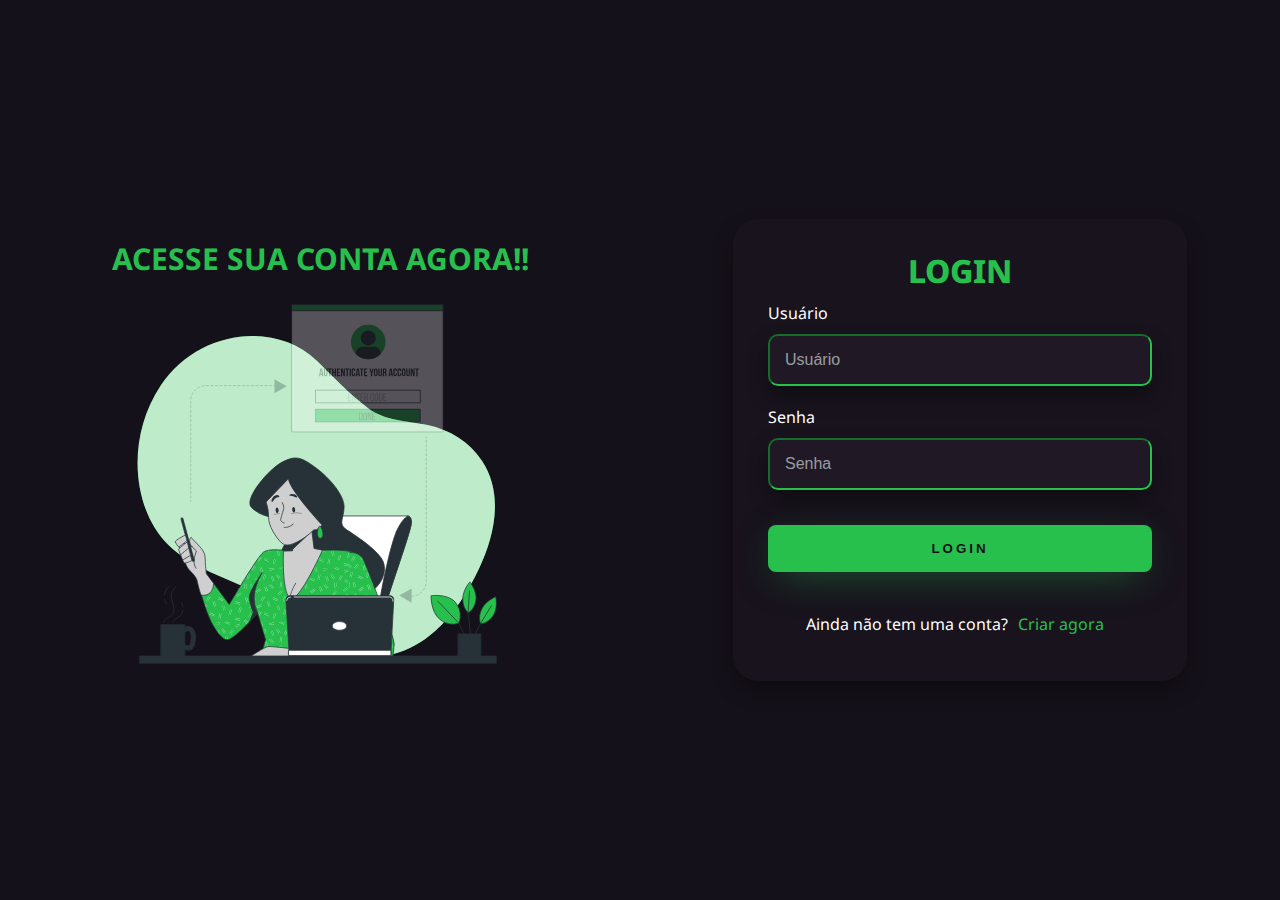
<file: index.html>
<!DOCTYPE html>
<html lang="pt-BR">
<head>
    <meta charset="UTF-8">
    <meta name="viewport" content="width=device-width, initial-scale=1.0">
    <link rel="stylesheet" href="/stylesheet.css">
    <title>Login</title>
</head>
<body>
    <div class="main">

        <div class="lado-esquerdo">
            <h1>ACESSE SUA CONTA AGORA!!</h1>
            <img src="/login.svg" alt="Mulher fazendo login" class="imagem-login">
        </div>

        <div class="lado-direito">

            <div class="card-formulario">
                <h1>LOGIN</h1>

                <div class="textfield">
                    <label for="Email">Usuário</label>
                    <input type="text" placeholder="Usuário">
                </div>

                <div class="textfield">
                    <label for="Senha">Senha</label>
                    <input type="password" placeholder="Senha">
                </div>

                <button class="bnt-login">Login</button>

                <div class="cadastro">
                    <p>Ainda não tem uma conta? </p> <a href="/cadastro.html">Criar agora</a>
                </div>
            </div>

        </div>

    </div>
</body>
</html>
</file>
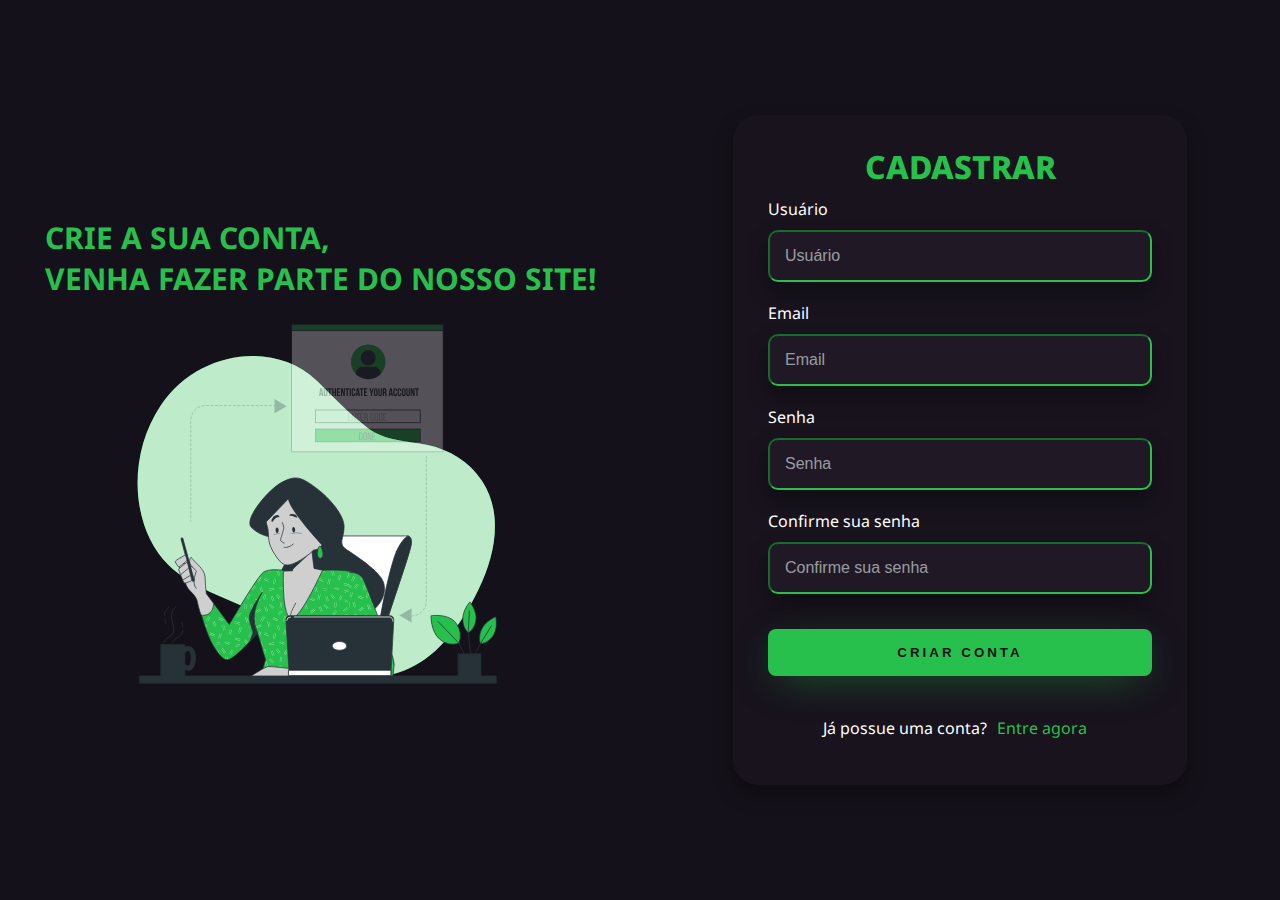
<file: cadastro.html>
<!DOCTYPE html>
<html lang="pt-BR">
<head>
    <meta charset="UTF-8">
    <meta name="viewport" content="width=device-width, initial-scale=1.0">
    <link rel="stylesheet" href="/stylesheet.css">
    <title>Login</title>
</head>
<body>
    <div class="main">

        <div class="lado-esquerdo">
            <h1>CRIE A SUA CONTA, <br> VENHA FAZER PARTE DO NOSSO SITE!</h1>
            <img src="/login.svg" alt="Mulher fazendo login" class="imagem-login">
        </div>

        <div class="lado-direito">

            <div class="card-formulario">
                <h1>CADASTRAR</h1>

                <div class="textfield">
                    <label for="Email">Usuário</label>
                    <input type="text" placeholder="Usuário">
                </div>

                <div class="textfield">
                    <label for="Email">Email</label>
                    <input type="email" placeholder="Email">
                </div>

                <div class="textfield">
                    <label for="Senha">Senha</label>
                    <input type="password" placeholder="Senha">
                </div>

                <div class="textfield">
                    <label for="Senha">Confirme sua senha</label>
                    <input type="password" placeholder="Confirme sua senha">
                </div>

                <button class="bnt-login">CRIAR CONTA</button>
                
                <div class="cadastro">
                    <p>Já possue uma conta? </p> <a href="/index.html">Entre agora</a>
                </div>
            </div>

        </div>

    </div>
</body>
</html>
</file>
<file: stylesheet.css>
@import url('https://fonts.googleapis.com/css2?family=Noto+Sans:wght@400;700&display=swap');

body{
    margin: 0;
    padding: 0;
    font-family: 'Noto Sans', sans-serif;
}

.main{
    width: 100vw;
    height: 100vh;
    background-color: rgb(21, 17, 26);
    display: flex; 
    justify-content: center; /* Alinha as coisas no eixo Y */
    align-items: center; /* Alinha as coisas no eixo X */

}

.lado-esquerdo{
    width: 50vw;
    height: 100vh;
    display: flex; 
    justify-content: center;
    align-items: center;
    flex-direction: column;
}

.lado-esquerdo h1 {
    color: #27C04D;
    font-size: 30px;
}

.imagem-login{
    width: 30vw;
}

.lado-direito{
    width: 50vw;
    height: 100vh;
    display: flex; 
    justify-content: center;
    align-items: center;
}

.card-formulario{
    width: 60%;
    display: flex; 
    justify-content: center;
    align-items: center;
    flex-direction: column;
    padding: 30px 35px;
    background-color: rgb(24, 19, 29);
    border-radius: 25px;
    box-shadow: 0px 10px 20px #00000056;
}

.card-formulario h1 {
    color: #27C04D;
    font-weight: 800;
    margin: 0;
}

.textfield{
    width: 100%;
    display: flex;
    flex-direction: column;
    align-items: flex-start;
    justify-content: center;
    margin: 10px 0px;
}

.textfield input {
    width: 100%;
    border-color: #27C04D;
    border-radius: 10px;
    padding: 15px;
    background: rgb(32, 25, 37);
    color: #FFF;
    font-size: 12pt;
    box-shadow: 0px 10px 20px #00000056;
    outline: none;
    box-sizing: border-box;
}

.textfield label {
    color: #FFF;
    margin-bottom: 10px;
}

.textfield input::placeholder {
    color: #F0FFFF94;
}

.bnt-login{
    width: 100%;
    padding: 16px 0px;
    margin: 25px;
    border: none;
    border-radius: 8px;
    outline: none;
    text-transform: uppercase;
    font-weight: 800;
    letter-spacing: 3px;
    color: rgb(21, 17, 26);
    background-color: #27C04D;
    cursor: pointer;
    box-shadow: 0px 10px 40px -12px #2bca5381;
}

.bnt-login:hover {
    background-color: #FFF;
    color: #27C04D;
    transition: 0.5s;
}

.cadastro{
    display: flex;
    justify-content: center;
    align-items: center;
    color: #FFF;
}

.cadastro a {
    color: #27C04D;
    text-decoration: none;
    margin: 10px;
}

.cadastro a:hover {
    color: #FFF;
    font-size: 17px;
    text-shadow: 0px 10px 40px -12px #2bca53;
    transition: 0.6s;
}
</file>
